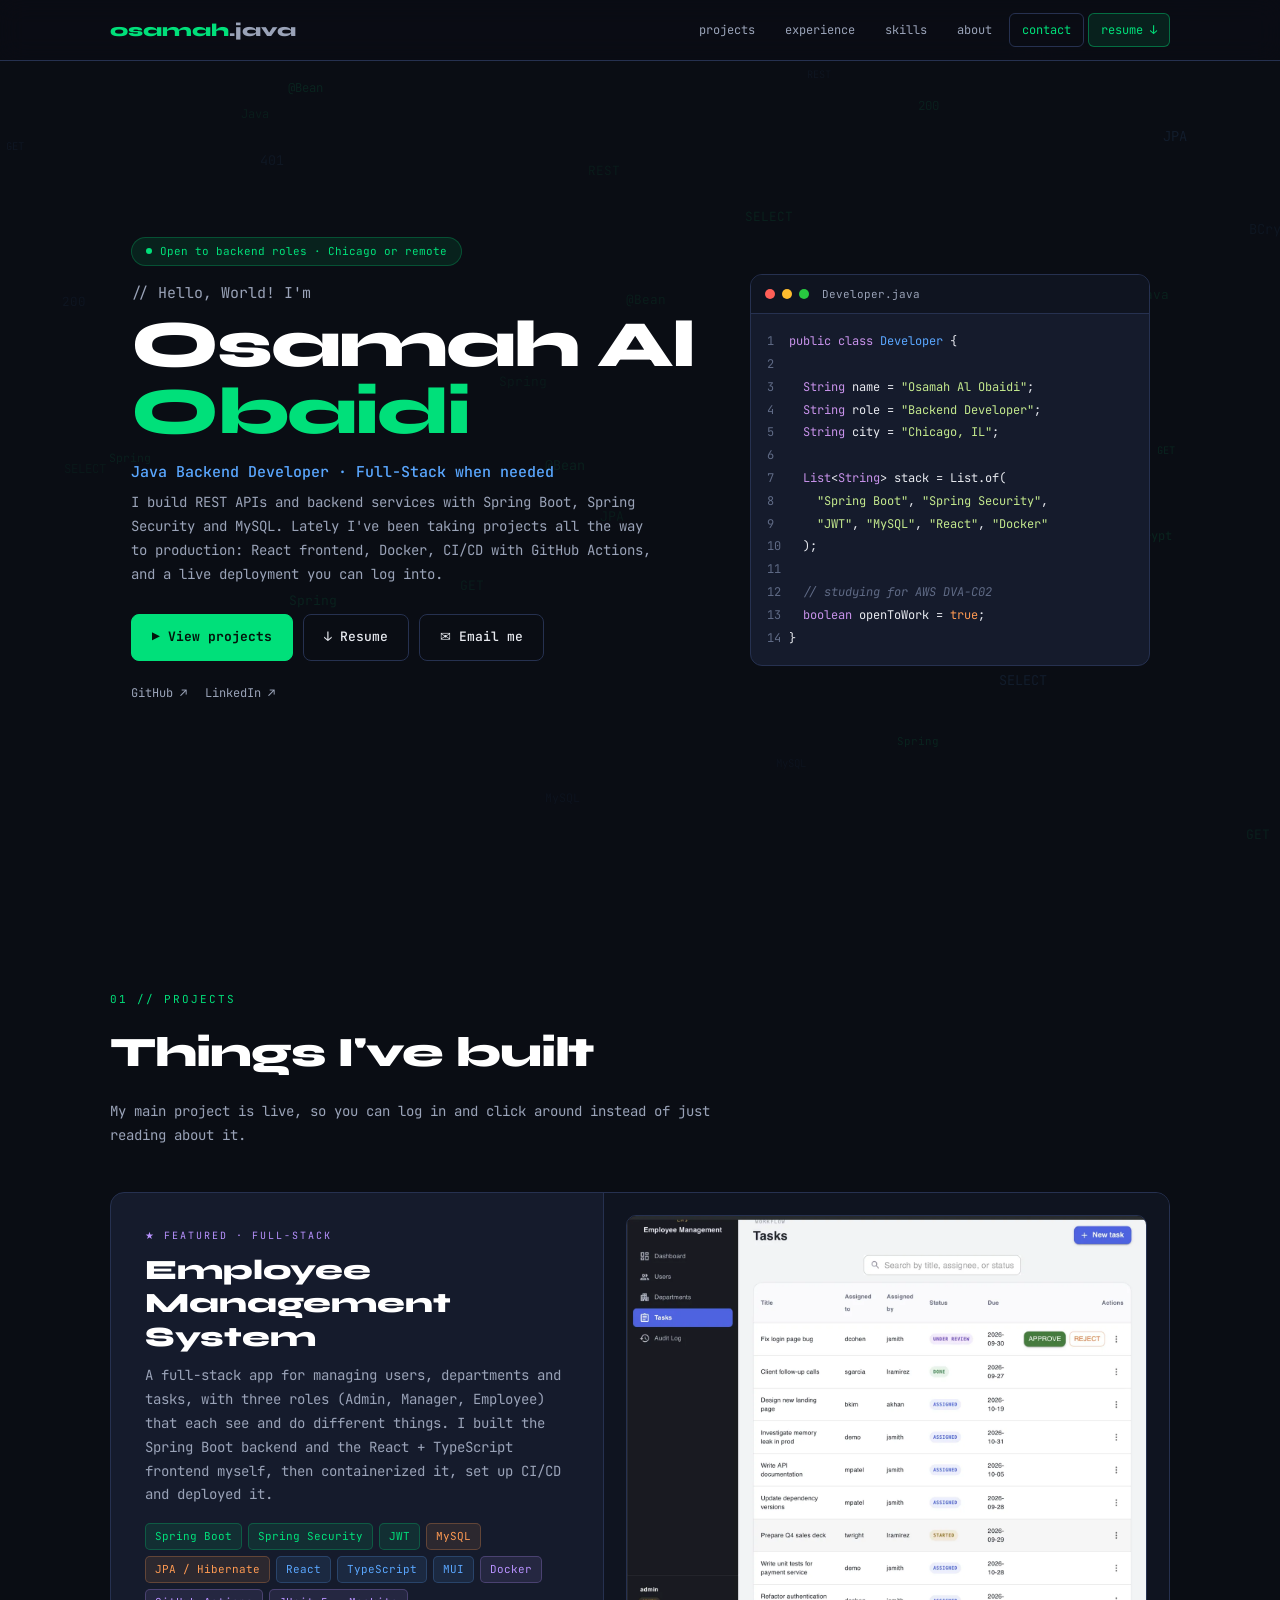
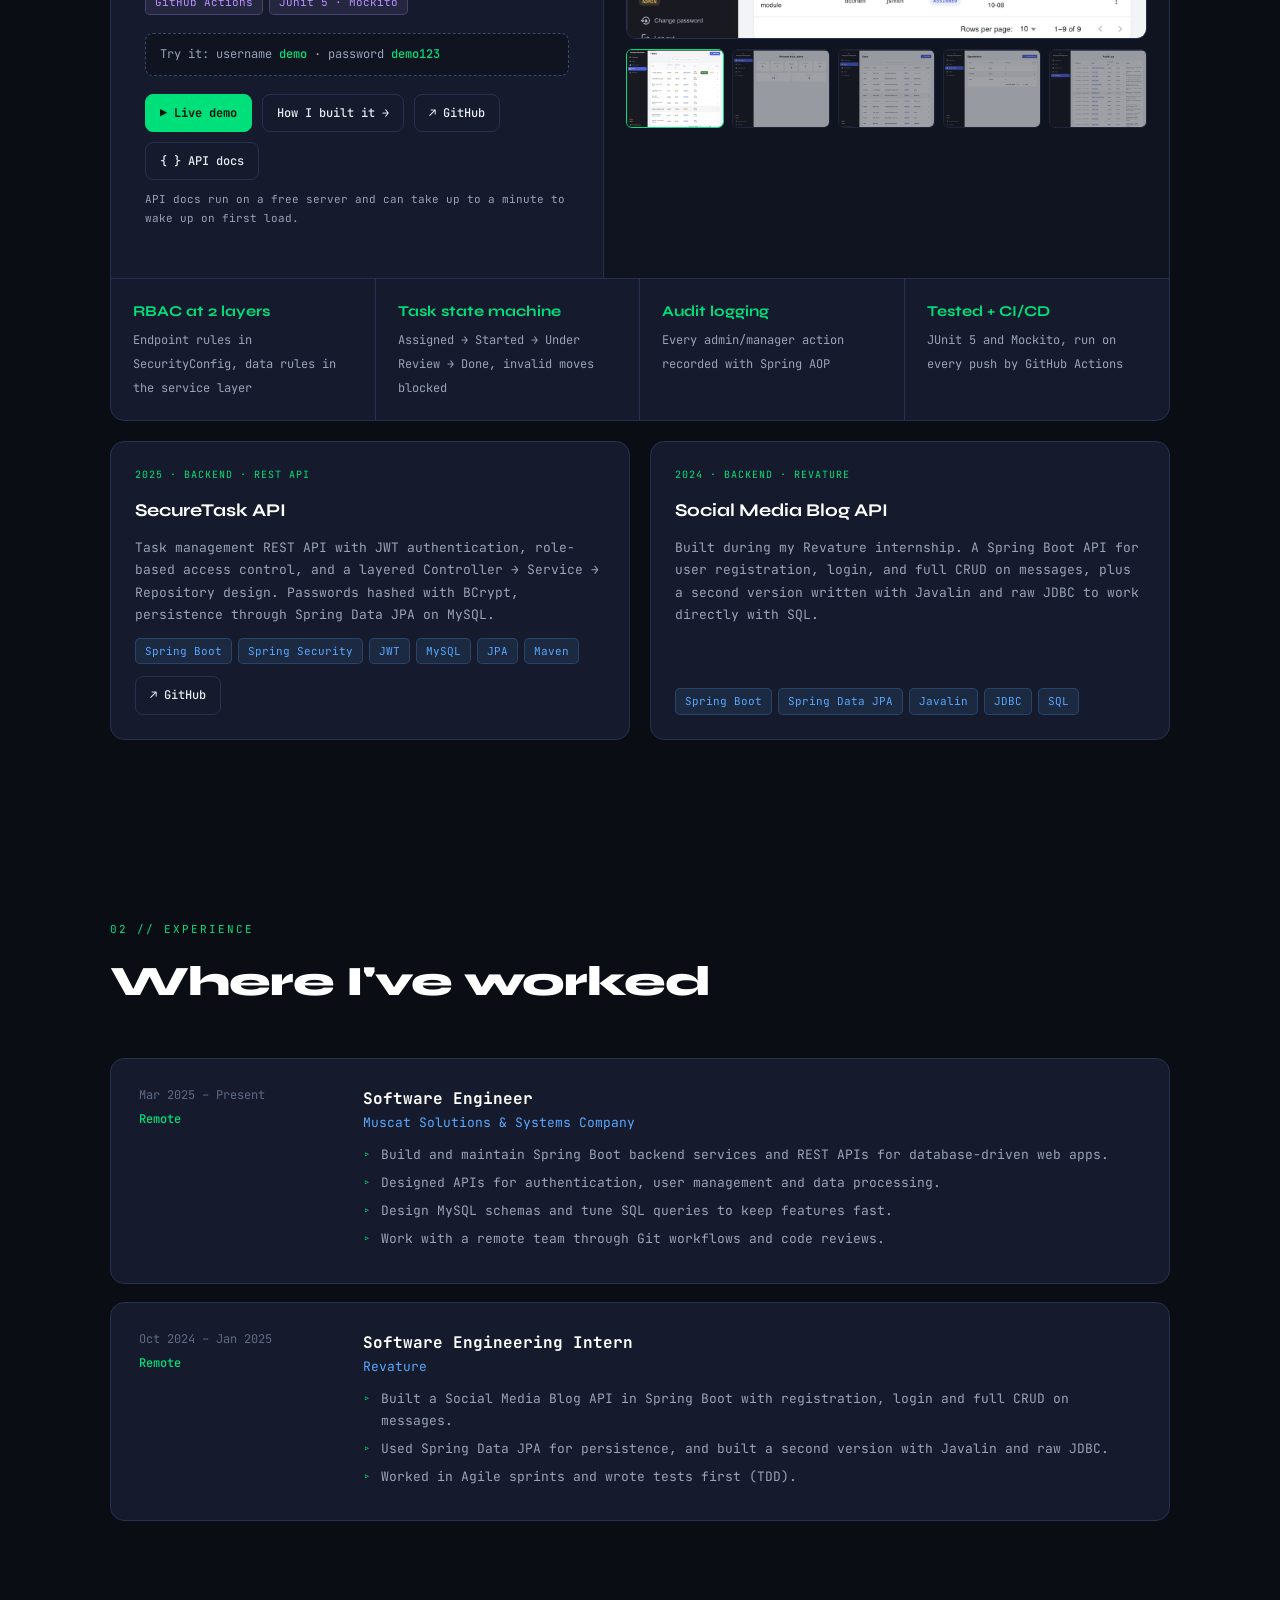
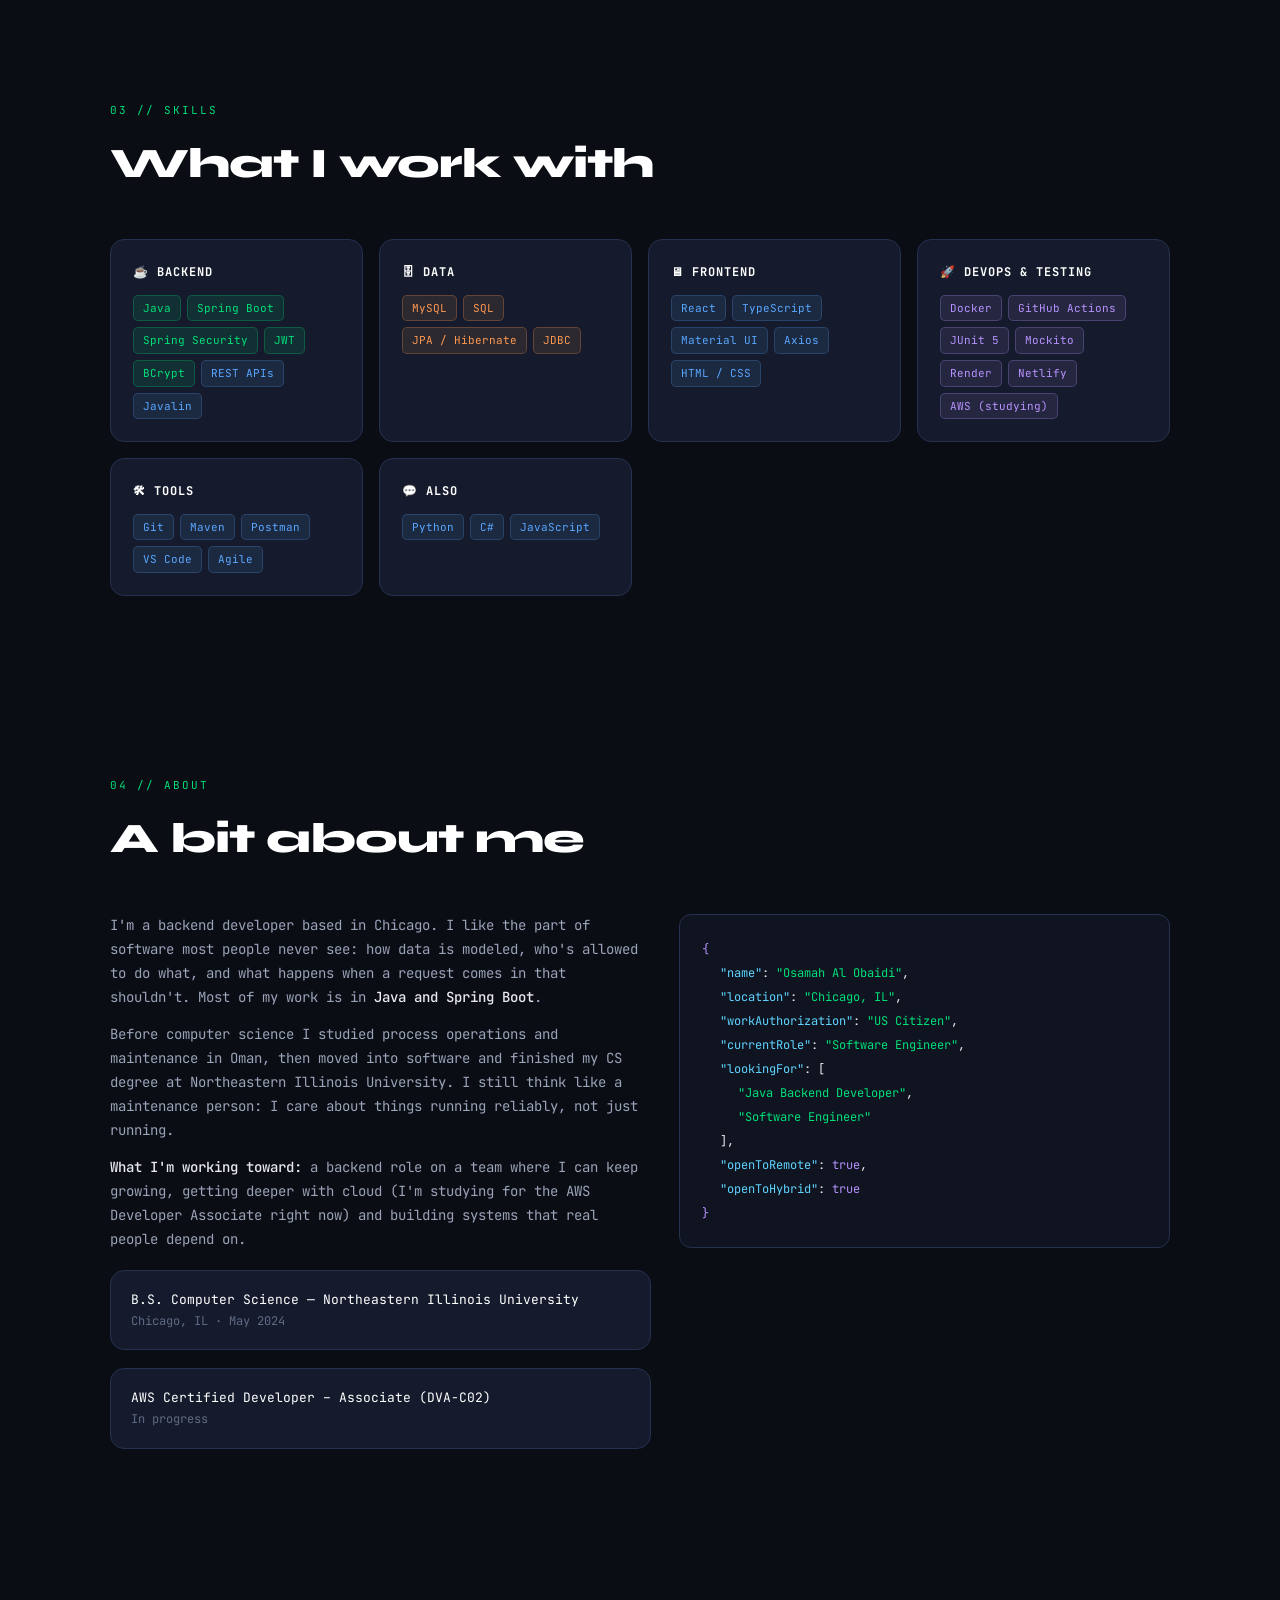
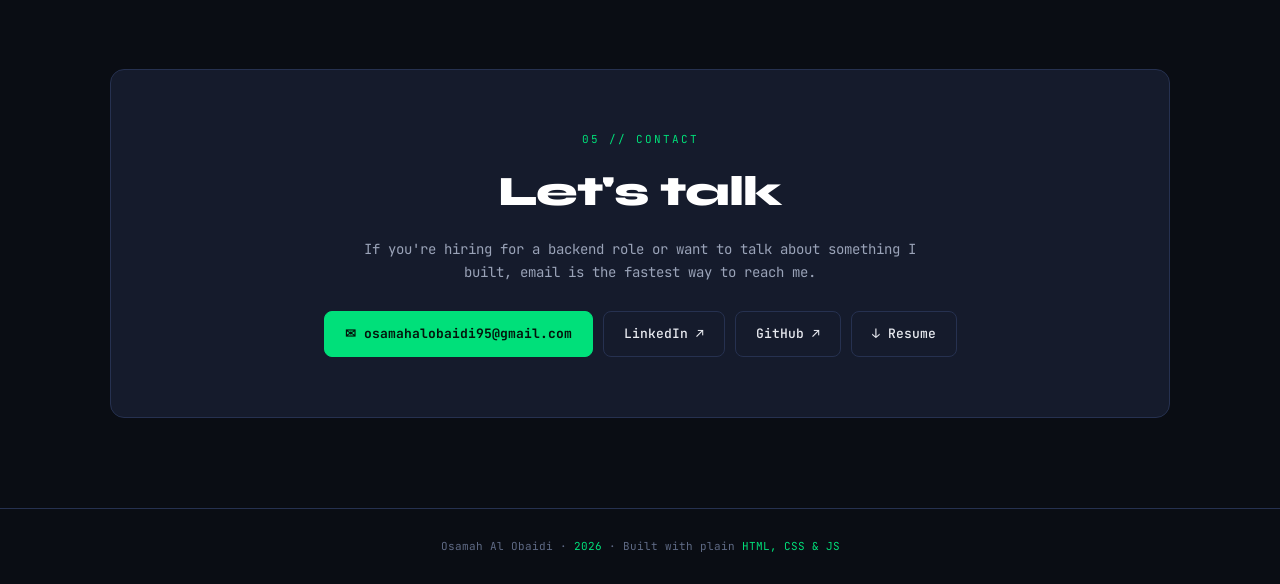
<file: index.html>
<!DOCTYPE html>
<html lang="en">
<head>
<meta charset="UTF-8">
<meta name="viewport" content="width=device-width, initial-scale=1.0">
<title>Osamah Al Obaidi – Java Backend Developer</title>
<meta name="description" content="Java backend developer in Chicago building secure REST APIs with Spring Boot, Spring Security, JWT and MySQL. See my projects, experience and live demos.">
<meta property="og:title" content="Osamah Al Obaidi – Java Backend Developer">
<meta property="og:description" content="Spring Boot, Spring Security, JWT, MySQL, React. Projects, experience and live demos.">
<meta property="og:image" content="assets/images/ems-dashboard.webp">
<meta property="og:type" content="website">
<link rel="icon" href="assets/favicon.svg" type="image/svg+xml">
<link rel="preconnect" href="https://fonts.googleapis.com">
<link rel="preconnect" href="https://fonts.gstatic.com" crossorigin>
<link href="https://fonts.googleapis.com/css2?family=JetBrains+Mono:wght@400;500;700&family=Syne:wght@700;800&display=swap" rel="stylesheet">
<link rel="stylesheet" href="css/style.css">
</head>
<body>

<canvas id="bg-canvas" aria-hidden="true"></canvas>

<nav aria-label="Main">
  <div class="nav-inner">
    <a href="#top" class="logo">osamah<span>.java</span></a>
    <div class="nav-links">
      <a href="#projects">projects</a>
      <a href="#experience">experience</a>
      <a href="#skills">skills</a>
      <a href="#about">about</a>
      <a href="#contact">contact</a>
      <a href="assets/resume.pdf" class="nav-resume" target="_blank" rel="noopener">resume ↓</a>
    </div>
  </div>
</nav>

<main id="top">

<!-- ================= HERO ================= -->
<section class="hero">
  <div class="wrap hero-grid">
    <div>
      <div class="badge">Open to backend roles · Chicago or remote</div>
      <h1>
        <span class="hi">// Hello, World! I'm</span>
        Osamah Al<br><span class="accent">Obaidi</span>
      </h1>
      <p class="role">Java Backend Developer · Full-Stack when needed</p>
      <p class="lead">
        I build REST APIs and backend services with Spring Boot, Spring Security and MySQL.
        Lately I've been taking projects all the way to production: React frontend, Docker,
        CI/CD with GitHub Actions, and a live deployment you can log into.
      </p>
      <div class="cta">
        <a href="#projects" class="btn primary">▶ View projects</a>
        <a href="assets/resume.pdf" class="btn" target="_blank" rel="noopener">↓ Resume</a>
        <a href="mailto:osamahalobaidi95@gmail.com" class="btn">✉ Email me</a>
      </div>
      <div class="socials">
        <a href="https://github.com/Alobaidi95" target="_blank" rel="noopener">GitHub ↗</a>
        <a href="https://www.linkedin.com/in/osamah-al-obaidi95/" target="_blank" rel="noopener">LinkedIn ↗</a>
      </div>
    </div>

    <div class="ide" aria-hidden="true">
      <div class="ide-bar"><span class="dot r"></span><span class="dot y"></span><span class="dot g"></span><span class="ide-file">Developer.java</span></div>
<pre><span class="ln">1</span><span class="k">public class</span> <span class="n">Developer</span> {
<span class="ln">2</span>
<span class="ln">3</span>  <span class="k">String</span> name = <span class="s">"Osamah Al Obaidi"</span>;
<span class="ln">4</span>  <span class="k">String</span> role = <span class="s">"Backend Developer"</span>;
<span class="ln">5</span>  <span class="k">String</span> city = <span class="s">"Chicago, IL"</span>;
<span class="ln">6</span>
<span class="ln">7</span>  <span class="k">List</span>&lt;<span class="k">String</span>&gt; stack = List.of(
<span class="ln">8</span>    <span class="s">"Spring Boot"</span>, <span class="s">"Spring Security"</span>,
<span class="ln">9</span>    <span class="s">"JWT"</span>, <span class="s">"MySQL"</span>, <span class="s">"React"</span>, <span class="s">"Docker"</span>
<span class="ln">10</span>  );
<span class="ln">11</span>
<span class="ln">12</span>  <span class="c">// studying for AWS DVA-C02</span>
<span class="ln">13</span>  <span class="k">boolean</span> openToWork = <span class="v">true</span>;
<span class="ln">14</span>}</pre>
    </div>
  </div>
</section>

<!-- ================= PROJECTS ================= -->
<section id="projects">
  <div class="wrap">
    <div class="label">01 // Projects</div>
    <h2>Things I've built</h2>
    <p class="sub">My main project is live, so you can log in and click around instead of just reading about it.</p>

    <article class="card featured reveal">
      <div class="featured-grid">
        <div class="featured-info">
          <div class="tag-feat">★ Featured · Full-stack</div>
          <h3>Employee Management System</h3>
          <p>
            A full-stack app for managing users, departments and tasks, with three roles
            (Admin, Manager, Employee) that each see and do different things. I built the
            Spring Boot backend and the React + TypeScript frontend myself, then containerized it,
            set up CI/CD and deployed it.
          </p>
          <div class="pills">
            <span class="pill g">Spring Boot</span><span class="pill g">Spring Security</span><span class="pill g">JWT</span>
            <span class="pill o">MySQL</span><span class="pill o">JPA / Hibernate</span>
            <span class="pill">React</span><span class="pill">TypeScript</span><span class="pill">MUI</span>
            <span class="pill p">Docker</span><span class="pill p">GitHub Actions</span><span class="pill p">JUnit 5 · Mockito</span>
          </div>
          <div class="demo-creds">Try it: username <b>demo</b> · password <b>demo123</b></div>
          <div class="actions">
            <a class="btn primary sm" href="https://ems-portall.netlify.app" target="_blank" rel="noopener">▶ Live demo</a>
            <a class="btn sm" href="projects/ems.html">How I built it →</a>
            <a class="btn sm" href="https://github.com/Alobaidi95/employee-management-system" target="_blank" rel="noopener">↗ GitHub</a>
            <a class="btn sm" href="https://employee-management-system-qsii.onrender.com/swagger-ui/index.html" target="_blank" rel="noopener">{ } API docs</a>
          </div>
          <p class="note">API docs run on a free server and can take up to a minute to wake up on first load.</p>
        </div>

        <div class="featured-shot">
          <div class="shot-main">
            <img id="shot-main" src="assets/images/ems-tasks.webp" alt="EMS tasks page with status badges and approve/reject actions" width="1400" height="1140">
          </div>
          <div class="thumbs" aria-label="EMS screenshots">
            <button class="on" data-src="assets/images/ems-tasks.webp"><img src="assets/images/ems-tasks.webp" alt="Tasks page" loading="lazy"></button>
            <button data-src="assets/images/ems-dashboard.webp"><img src="assets/images/ems-dashboard.webp" alt="Admin dashboard with task stats" loading="lazy"></button>
            <button data-src="assets/images/ems-users.webp"><img src="assets/images/ems-users.webp" alt="Users directory with roles and departments" loading="lazy"></button>
            <button data-src="assets/images/ems-departments.webp"><img src="assets/images/ems-departments.webp" alt="Departments page" loading="lazy"></button>
            <button data-src="assets/images/ems-audit-log.webp"><img src="assets/images/ems-audit-log.webp" alt="Audit log of admin and manager actions" loading="lazy"></button>
          </div>
        </div>
      </div>

      <div class="highlights">
        <div class="hl"><b>RBAC at 2 layers</b><span>Endpoint rules in SecurityConfig, data rules in the service layer</span></div>
        <div class="hl"><b>Task state machine</b><span>Assigned → Started → Under Review → Done, invalid moves blocked</span></div>
        <div class="hl"><b>Audit logging</b><span>Every admin/manager action recorded with Spring AOP</span></div>
        <div class="hl"><b>Tested + CI/CD</b><span>JUnit 5 and Mockito, run on every push by GitHub Actions</span></div>
      </div>
    </article>

    <div class="projects-grid" id="projects-grid"></div>
  </div>
</section>

<!-- ================= EXPERIENCE ================= -->
<section id="experience">
  <div class="wrap">
    <div class="label">02 // Experience</div>
    <h2>Where I've worked</h2>

    <div class="timeline">
      <article class="card job reveal">
        <div class="when">Mar 2025 – Present<b>Remote</b></div>
        <div>
          <h3>Software Engineer</h3>
          <div class="org">Muscat Solutions &amp; Systems Company</div>
          <ul>
            <li>Build and maintain Spring Boot backend services and REST APIs for database-driven web apps.</li>
            <li>Designed APIs for authentication, user management and data processing.</li>
            <li>Design MySQL schemas and tune SQL queries to keep features fast.</li>
            <li>Work with a remote team through Git workflows and code reviews.</li>
          </ul>
        </div>
      </article>

      <article class="card job reveal">
        <div class="when">Oct 2024 – Jan 2025<b>Remote</b></div>
        <div>
          <h3>Software Engineering Intern</h3>
          <div class="org">Revature</div>
          <ul>
            <li>Built a Social Media Blog API in Spring Boot with registration, login and full CRUD on messages.</li>
            <li>Used Spring Data JPA for persistence, and built a second version with Javalin and raw JDBC.</li>
            <li>Worked in Agile sprints and wrote tests first (TDD).</li>
          </ul>
        </div>
      </article>
    </div>
  </div>
</section>

<!-- ================= SKILLS ================= -->
<section id="skills">
  <div class="wrap">
    <div class="label">03 // Skills</div>
    <h2>What I work with</h2>
    <div class="skills-grid">
      <div class="card skill reveal">
        <h3>☕ Backend</h3>
        <div class="pills"><span class="pill g">Java</span><span class="pill g">Spring Boot</span><span class="pill g">Spring Security</span><span class="pill g">JWT</span><span class="pill g">BCrypt</span><span class="pill">REST APIs</span><span class="pill">Javalin</span></div>
      </div>
      <div class="card skill reveal">
        <h3>🗄 Data</h3>
        <div class="pills"><span class="pill o">MySQL</span><span class="pill o">SQL</span><span class="pill o">JPA / Hibernate</span><span class="pill o">JDBC</span></div>
      </div>
      <div class="card skill reveal">
        <h3>🖥 Frontend</h3>
        <div class="pills"><span class="pill">React</span><span class="pill">TypeScript</span><span class="pill">Material UI</span><span class="pill">Axios</span><span class="pill">HTML / CSS</span></div>
      </div>
      <div class="card skill reveal">
        <h3>🚀 DevOps &amp; Testing</h3>
        <div class="pills"><span class="pill p">Docker</span><span class="pill p">GitHub Actions</span><span class="pill p">JUnit 5</span><span class="pill p">Mockito</span><span class="pill p">Render</span><span class="pill p">Netlify</span><span class="pill p">AWS (studying)</span></div>
      </div>
      <div class="card skill reveal">
        <h3>🛠 Tools</h3>
        <div class="pills"><span class="pill">Git</span><span class="pill">Maven</span><span class="pill">Postman</span><span class="pill">VS Code</span><span class="pill">Agile</span></div>
      </div>
      <div class="card skill reveal">
        <h3>💬 Also</h3>
        <div class="pills"><span class="pill">Python</span><span class="pill">C#</span><span class="pill">JavaScript</span></div>
      </div>
    </div>
  </div>
</section>

<!-- ================= ABOUT ================= -->
<section id="about">
  <div class="wrap">
    <div class="label">04 // About</div>
    <h2>A bit about me</h2>
    <div class="about-grid">
      <div class="about-text reveal">
        <p>
          I'm a backend developer based in Chicago. I like the part of software most people never see:
          how data is modeled, who's allowed to do what, and what happens when a request comes in that
          shouldn't. Most of my work is in <strong>Java and Spring Boot</strong>.
        </p>
        <p>
          Before computer science I studied process operations and maintenance in Oman, then moved
          into software and finished my CS degree at Northeastern Illinois University. I still think
          like a maintenance person: I care about things running reliably, not just running.
        </p>
        <p>
          <strong>What I'm working toward:</strong> a backend role on a team where I can keep growing,
          getting deeper with cloud (I'm studying for the AWS Developer Associate right now) and building
          systems that real people depend on.
        </p>
        <div class="card edu">
          <div>B.S. Computer Science — Northeastern Illinois University</div>
          <small>Chicago, IL · May 2024</small>
        </div>
        <div class="card edu">
          <div>AWS Certified Developer – Associate (DVA-C02)</div>
          <small>In progress</small>
        </div>
      </div>

      <div class="json reveal" aria-label="Quick facts">
        <div class="jb">{</div>
        <div class="in"><span class="jk">"name"</span>: <span class="js">"Osamah Al Obaidi"</span>,</div>
        <div class="in"><span class="jk">"location"</span>: <span class="js">"Chicago, IL"</span>,</div>
        <div class="in"><span class="jk">"workAuthorization"</span>: <span class="js">"US Citizen"</span>,</div>
        <div class="in"><span class="jk">"currentRole"</span>: <span class="js">"Software Engineer"</span>,</div>
        <div class="in"><span class="jk">"lookingFor"</span>: [</div>
        <div class="in2"><span class="js">"Java Backend Developer"</span>,</div>
        <div class="in2"><span class="js">"Software Engineer"</span></div>
        <div class="in">],</div>
        <div class="in"><span class="jk">"openToRemote"</span>: <span class="jb">true</span>,</div>
        <div class="in"><span class="jk">"openToHybrid"</span>: <span class="jb">true</span></div>
        <div class="jb">}</div>
      </div>
    </div>
  </div>
</section>

<!-- ================= CONTACT ================= -->
<section id="contact">
  <div class="wrap">
    <div class="card contact reveal">
      <div class="label">05 // Contact</div>
      <h2>Let's talk</h2>
      <p class="sub">If you're hiring for a backend role or want to talk about something I built, email is the fastest way to reach me.</p>
      <div class="cta">
        <a href="mailto:osamahalobaidi95@gmail.com" class="btn primary">✉ osamahalobaidi95@gmail.com</a>
        <a href="https://www.linkedin.com/in/osamah-al-obaidi95/" class="btn" target="_blank" rel="noopener">LinkedIn ↗</a>
        <a href="https://github.com/Alobaidi95" class="btn" target="_blank" rel="noopener">GitHub ↗</a>
        <a href="assets/resume.pdf" class="btn" target="_blank" rel="noopener">↓ Resume</a>
      </div>
    </div>
  </div>
</section>

</main>

<footer>
  <div class="wrap">Osamah Al Obaidi · <span class="year">2026</span> · Built with plain <span>HTML, CSS &amp; JS</span></div>
</footer>

<script src="js/projects.js"></script>
<script src="js/main.js"></script>
<script data-goatcounter="https://osamah.goatcounter.com/count"
        async src="//gc.zgo.at/count.js"></script>
</body>
</html>
</file>
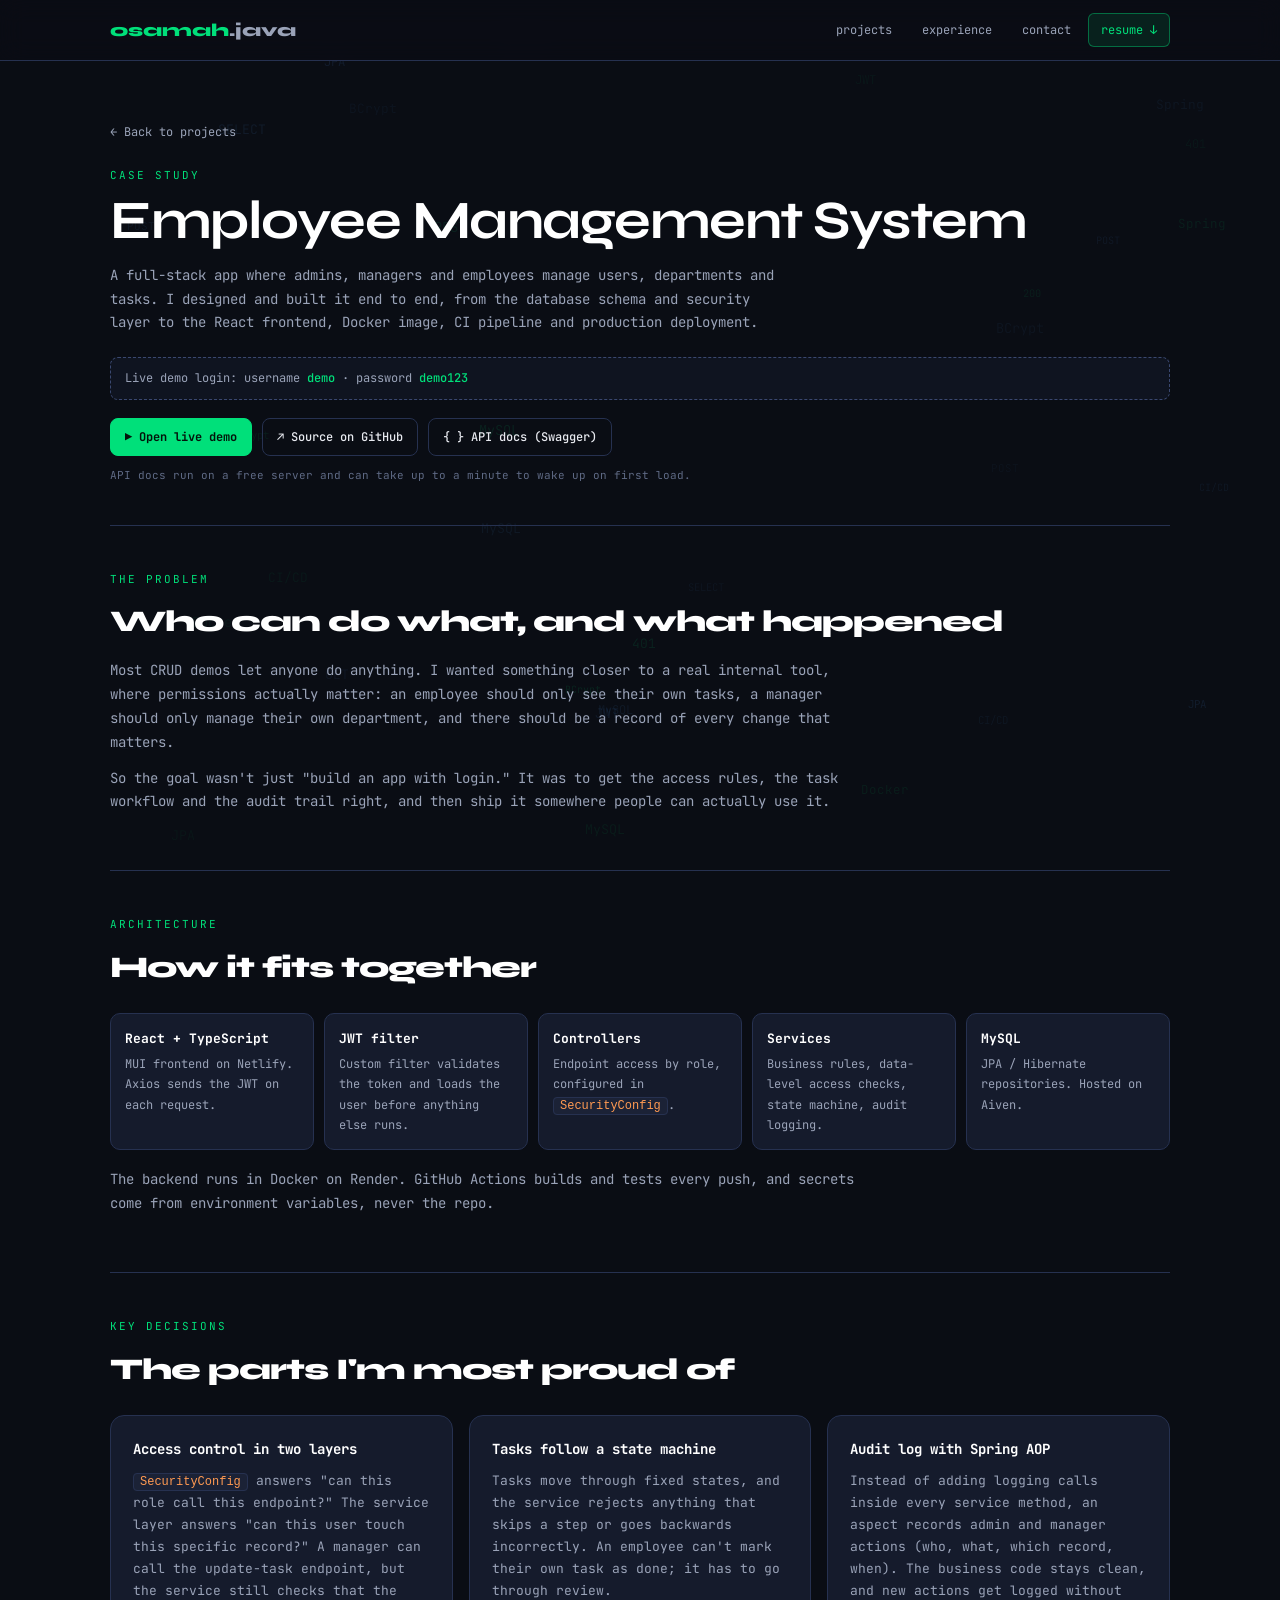
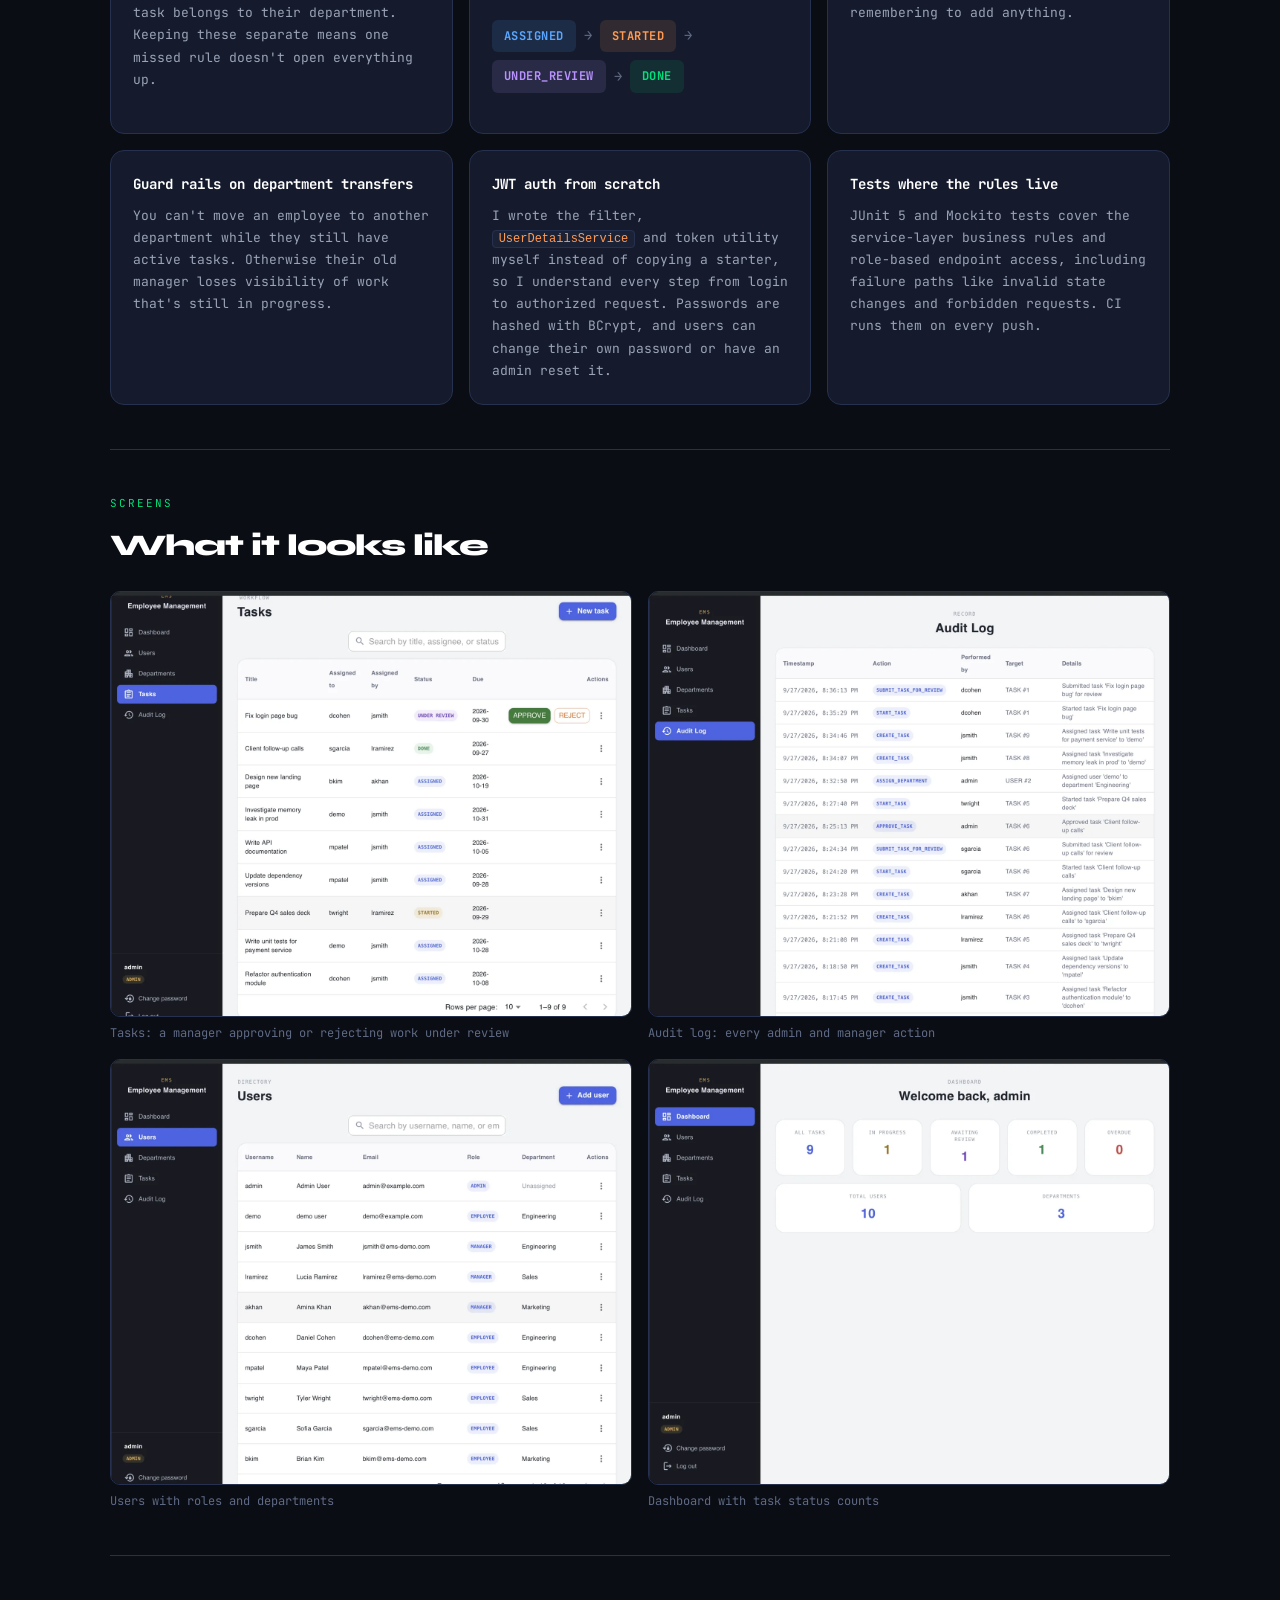
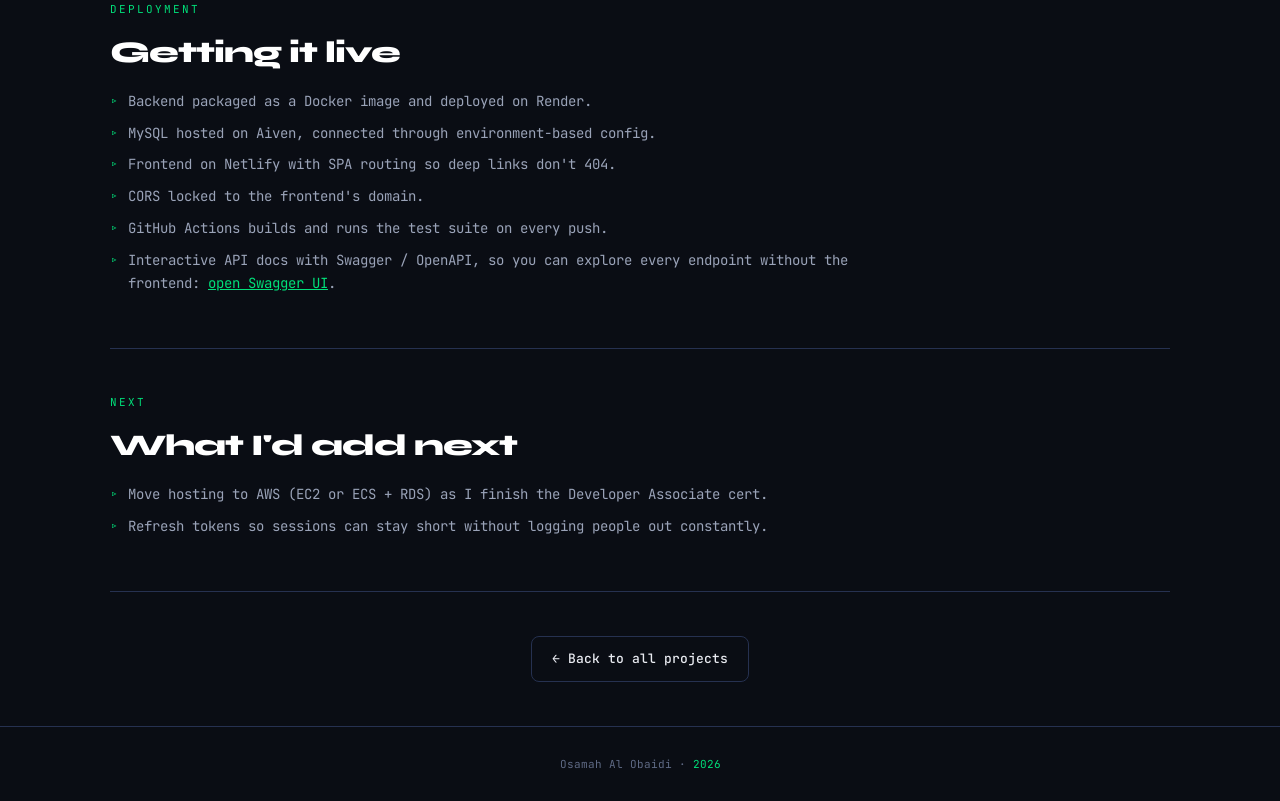
<file: projects/ems.html>
<!DOCTYPE html>
<html lang="en">
<head>
<meta charset="UTF-8">
<meta name="viewport" content="width=device-width, initial-scale=1.0">
<title>Employee Management System – Osamah Al Obaidi</title>
<meta name="description" content="How I designed and built a full-stack employee management system with Spring Boot, Spring Security, JWT, MySQL and React, then deployed it with Docker and GitHub Actions.">
<meta property="og:title" content="Employee Management System – case study">
<meta property="og:image" content="../assets/images/ems-tasks.webp">
<link rel="icon" href="../assets/favicon.svg" type="image/svg+xml">
<link rel="preconnect" href="https://fonts.googleapis.com">
<link rel="preconnect" href="https://fonts.gstatic.com" crossorigin>
<link href="https://fonts.googleapis.com/css2?family=JetBrains+Mono:wght@400;500;700&family=Syne:wght@700;800&display=swap" rel="stylesheet">
<link rel="stylesheet" href="../css/style.css">
</head>
<body>

<canvas id="bg-canvas" aria-hidden="true"></canvas>

<nav aria-label="Main">
  <div class="nav-inner">
    <a href="../index.html" class="logo">osamah<span>.java</span></a>
    <div class="nav-links">
      <a href="../index.html#projects">projects</a>
      <a href="../index.html#experience">experience</a>
      <a href="../index.html#contact">contact</a>
      <a href="../assets/resume.pdf" class="nav-resume" target="_blank" rel="noopener">resume ↓</a>
    </div>
  </div>
</nav>

<main>
<div class="wrap">

  <header class="cs-hero">
    <a href="../index.html#projects" class="back">← Back to projects</a>
    <div class="label">Case study</div>
    <h1>Employee Management System</h1>
    <p class="lead">
      A full-stack app where admins, managers and employees manage users, departments and tasks.
      I designed and built it end to end, from the database schema and security layer to the React
      frontend, Docker image, CI pipeline and production deployment.
    </p>
    <div class="demo-creds">Live demo login: username <b>demo</b> · password <b>demo123</b></div>
    <div class="actions">
      <a class="btn primary sm" href="https://ems-portall.netlify.app" target="_blank" rel="noopener">▶ Open live demo</a>
      <a class="btn sm" href="https://github.com/Alobaidi95/employee-management-system" target="_blank" rel="noopener">↗ Source on GitHub</a>
      <a class="btn sm" href="https://employee-management-system-qsii.onrender.com/swagger-ui/index.html" target="_blank" rel="noopener">{ } API docs (Swagger)</a>
    </div>
    <p class="note">API docs run on a free server and can take up to a minute to wake up on first load.</p>
  </header>

  <section class="cs-section reveal">
    <div class="label">The problem</div>
    <h2>Who can do what, and what happened</h2>
    <p>
      Most CRUD demos let anyone do anything. I wanted something closer to a real internal tool, where
      permissions actually matter: an employee should only see their own tasks, a manager should only
      manage their own department, and there should be a record of every change that matters.
    </p>
    <p>
      So the goal wasn't just "build an app with login." It was to get the access rules, the task
      workflow and the audit trail right, and then ship it somewhere people can actually use it.
    </p>
  </section>

  <section class="cs-section reveal">
    <div class="label">Architecture</div>
    <h2>How it fits together</h2>
    <div class="arch">
      <div><b>React + TypeScript</b>MUI frontend on Netlify. Axios sends the JWT on each request.</div>
      <div><b>JWT filter</b>Custom filter validates the token and loads the user before anything else runs.</div>
      <div><b>Controllers</b>Endpoint access by role, configured in <code>SecurityConfig</code>.</div>
      <div><b>Services</b>Business rules, data-level access checks, state machine, audit logging.</div>
      <div><b>MySQL</b>JPA / Hibernate repositories. Hosted on Aiven.</div>
    </div>
    <p style="margin-top:18px">
      The backend runs in Docker on Render. GitHub Actions builds and tests every push, and secrets
      come from environment variables, never the repo.
    </p>
  </section>

  <section class="cs-section reveal">
    <div class="label">Key decisions</div>
    <h2>The parts I'm most proud of</h2>
    <div class="decisions">
      <div class="card decision">
        <h3>Access control in two layers</h3>
        <p>
          <code>SecurityConfig</code> answers "can this role call this endpoint?" The service layer answers
          "can this user touch this specific record?" A manager can call the update-task endpoint, but the
          service still checks that the task belongs to their department. Keeping these separate means one
          missed rule doesn't open everything up.
        </p>
      </div>
      <div class="card decision">
        <h3>Tasks follow a state machine</h3>
        <p>
          Tasks move through fixed states, and the service rejects anything that skips a step or goes
          backwards incorrectly. An employee can't mark their own task as done; it has to go through review.
        </p>
        <div class="states">
          <span class="state st-a">ASSIGNED</span><i>→</i>
          <span class="state st-s">STARTED</span><i>→</i>
          <span class="state st-r">UNDER_REVIEW</span><i>→</i>
          <span class="state st-d">DONE</span>
        </div>
      </div>
      <div class="card decision">
        <h3>Audit log with Spring AOP</h3>
        <p>
          Instead of adding logging calls inside every service method, an aspect records admin and manager
          actions (who, what, which record, when). The business code stays clean, and new actions get
          logged without remembering to add anything.
        </p>
      </div>
      <div class="card decision">
        <h3>Guard rails on department transfers</h3>
        <p>
          You can't move an employee to another department while they still have active tasks. Otherwise their
          old manager loses visibility of work that's still in progress.
        </p>
      </div>
      <div class="card decision">
        <h3>JWT auth from scratch</h3>
        <p>
          I wrote the filter, <code>UserDetailsService</code> and token utility myself instead of copying a
          starter, so I understand every step from login to authorized request. Passwords are hashed with BCrypt,
          and users can change their own password or have an admin reset it.
        </p>
      </div>
      <div class="card decision">
        <h3>Tests where the rules live</h3>
        <p>
          JUnit 5 and Mockito tests cover the service-layer business rules and role-based endpoint access,
          including failure paths like invalid state changes and forbidden requests. CI runs them on every push.
        </p>
      </div>
    </div>
  </section>

  <section class="cs-section reveal">
    <div class="label">Screens</div>
    <h2>What it looks like</h2>
    <div class="gallery">
      <figure><img src="../assets/images/ems-tasks.webp" alt="Tasks page with status badges and approve/reject buttons" loading="lazy" width="1400" height="1140"><figcaption>Tasks: a manager approving or rejecting work under review</figcaption></figure>
      <figure><img src="../assets/images/ems-audit-log.webp" alt="Audit log table" loading="lazy" width="1400" height="1140"><figcaption>Audit log: every admin and manager action</figcaption></figure>
      <figure><img src="../assets/images/ems-users.webp" alt="Users directory" loading="lazy" width="1400" height="1140"><figcaption>Users with roles and departments</figcaption></figure>
      <figure><img src="../assets/images/ems-dashboard.webp" alt="Admin dashboard" loading="lazy" width="1400" height="1140"><figcaption>Dashboard with task status counts</figcaption></figure>
    </div>
  </section>

  <section class="cs-section reveal">
    <div class="label">Deployment</div>
    <h2>Getting it live</h2>
    <ul class="cs-list">
      <li>Backend packaged as a Docker image and deployed on Render.</li>
      <li>MySQL hosted on Aiven, connected through environment-based config.</li>
      <li>Frontend on Netlify with SPA routing so deep links don't 404.</li>
      <li>CORS locked to the frontend's domain.</li>
      <li>GitHub Actions builds and runs the test suite on every push.</li>
      <li>Interactive API docs with Swagger / OpenAPI, so you can explore every endpoint without the frontend: <a href="https://employee-management-system-qsii.onrender.com/swagger-ui/index.html" target="_blank" rel="noopener">open Swagger UI</a>.</li>
    </ul>
  </section>

  <section class="cs-section reveal">
    <div class="label">Next</div>
    <h2>What I'd add next</h2>
    <ul class="cs-list">
      <li>Move hosting to AWS (EC2 or ECS + RDS) as I finish the Developer Associate cert.</li>
      <li>Refresh tokens so sessions can stay short without logging people out constantly.</li>
    </ul>
  </section>

  <section class="cs-section" style="text-align:center">
    <a href="../index.html#projects" class="btn">← Back to all projects</a>
  </section>

</div>
</main>

<footer>
  <div class="wrap">Osamah Al Obaidi · <span class="year">2026</span></div>
</footer>

<script src="../js/main.js"></script>
<script data-goatcounter="https://osamah.goatcounter.com/count"
        async src="//gc.zgo.at/count.js"></script>
</body>
</html>
</file>
<file: css/style.css>
/* ============ Tokens ============ */
:root{
  --bg:#0a0d14; --bg2:#0f1420; --surface:#151b2c; --surface2:#1b2236;
  --border:#263150; --border2:#3a4870;
  --green:#00e07a; --green-soft:rgba(0,224,122,.1);
  --blue:#5aa7ff; --orange:#ff9a52; --purple:#b892ff;
  --text:#e8eaf0; --text2:#9aa3b8; --text3:#5f6a85;
  --radius:14px;
  --mono:'JetBrains Mono',ui-monospace,monospace;
  --display:'Syne',system-ui,sans-serif;
}
*{margin:0;padding:0;box-sizing:border-box}
html{scroll-behavior:smooth;scroll-padding-top:72px}
body{background:var(--bg);color:var(--text);font-family:var(--mono);font-size:14px;line-height:1.7;overflow-x:hidden}
img{max-width:100%;height:auto;display:block}
a{color:inherit}
:focus-visible{outline:2px solid var(--green);outline-offset:3px;border-radius:4px}

#bg-canvas{position:fixed;inset:0;width:100%;height:100%;z-index:0;pointer-events:none}
.wrap{position:relative;z-index:2;max-width:1100px;margin:0 auto;padding:0 20px}
main,footer{position:relative;z-index:2}

/* ============ Nav ============ */
nav{position:fixed;top:0;left:0;right:0;z-index:100;background:rgba(10,13,20,.9);backdrop-filter:blur(12px);border-bottom:1px solid var(--border)}
.nav-inner{max-width:1100px;margin:0 auto;padding:0 20px;display:flex;align-items:center;justify-content:space-between;height:60px}
.logo{font-family:var(--display);font-size:18px;font-weight:800;color:var(--green);text-decoration:none}
.logo span{color:var(--text2)}
.nav-links{display:flex;gap:4px;align-items:center}
.nav-links a{color:var(--text2);text-decoration:none;font-size:12px;padding:6px 12px;border-radius:6px;border:1px solid transparent;transition:.2s}
.nav-links a:hover,.nav-links a.active{color:var(--green);border-color:var(--border)}
.nav-links a.nav-resume{color:var(--green);border-color:rgba(0,224,122,.4);background:var(--green-soft)}

/* ============ Buttons / pills ============ */
.btn{display:inline-flex;align-items:center;gap:8px;padding:11px 20px;border-radius:8px;font-family:var(--mono);font-size:13px;font-weight:500;text-decoration:none;border:1px solid var(--border);color:var(--text);background:transparent;transition:.2s;cursor:pointer}
.btn:hover{border-color:var(--blue);color:var(--blue)}
.btn.primary{background:var(--green);border-color:var(--green);color:#03140b;font-weight:700}
.btn.primary:hover{background:#00c46b;color:#03140b}
.btn.sm{padding:8px 14px;font-size:12px}
.pills{display:flex;flex-wrap:wrap;gap:6px}
.pill{font-size:11px;padding:3px 9px;border-radius:5px;background:rgba(90,167,255,.1);border:1px solid rgba(90,167,255,.22);color:var(--blue)}
.pill.g{background:var(--green-soft);border-color:rgba(0,224,122,.25);color:var(--green)}
.pill.o{background:rgba(255,154,82,.1);border-color:rgba(255,154,82,.25);color:var(--orange)}
.pill.p{background:rgba(184,146,255,.1);border-color:rgba(184,146,255,.25);color:var(--purple)}

/* ============ Hero ============ */
.hero{min-height:100vh;display:flex;align-items:center;padding:100px 0 60px}
.hero-grid{display:grid;grid-template-columns:minmax(0,1fr) minmax(0,400px);gap:56px;align-items:center}
.badge{display:inline-flex;align-items:center;gap:8px;background:var(--green-soft);border:1px solid rgba(0,224,122,.25);border-radius:20px;padding:4px 14px;font-size:11px;color:var(--green);margin-bottom:20px}
.badge::before{content:'';width:6px;height:6px;border-radius:50%;background:var(--green);animation:pulse 2s infinite}
@keyframes pulse{50%{opacity:.3}}
.hero h1{font-family:var(--display);font-size:clamp(40px,6vw,66px);font-weight:800;line-height:1.02;letter-spacing:-2px;color:#fff}
.hero h1 .hi{display:block;font-family:var(--mono);font-size:15px;font-weight:400;letter-spacing:0;color:var(--text2);margin-bottom:10px}
.hero h1 .accent{color:var(--green)}
.hero .role{font-size:15px;color:var(--blue);margin:14px 0 6px;font-weight:500}
.hero .lead{color:var(--text2);max-width:520px;margin-bottom:28px}
.cta{display:flex;gap:10px;flex-wrap:wrap}
.socials{display:flex;gap:18px;margin-top:22px;font-size:12px}
.socials a{color:var(--text2);text-decoration:none}
.socials a:hover{color:var(--green)}

.ide{background:var(--surface);border:1px solid var(--border);border-radius:12px;overflow:hidden;font-size:12px}
.ide-bar{background:var(--bg2);border-bottom:1px solid var(--border);padding:10px 14px;display:flex;align-items:center;gap:7px}
.dot{width:10px;height:10px;border-radius:50%}.dot.r{background:#ff5f57}.dot.y{background:#febc2e}.dot.g{background:#28c840}
.ide-file{color:var(--text2);font-size:11px;margin-left:6px}
.ide pre{padding:16px;line-height:1.9;font-family:var(--mono);white-space:pre;overflow-x:auto}
.k{color:#c792ea}.s{color:#c3e88d}.n{color:var(--blue)}.v{color:var(--orange)}.c{color:var(--text3);font-style:italic}.ln{color:var(--text3);user-select:none;display:inline-block;width:22px}

/* ============ Sections ============ */
section{padding:90px 0}
.label{font-size:11px;color:var(--green);letter-spacing:2px;text-transform:uppercase;margin-bottom:8px}
h2{font-family:var(--display);font-size:clamp(28px,4vw,42px);font-weight:800;color:#fff;letter-spacing:-1px;margin-bottom:12px}
.sub{color:var(--text2);max-width:600px}
.card{background:var(--surface);border:1px solid var(--border);border-radius:var(--radius);transition:border-color .25s,transform .25s}
.card:hover{border-color:var(--border2)}

/* ============ Featured project ============ */
.featured{margin-top:44px;overflow:hidden}
.featured-grid{display:grid;grid-template-columns:minmax(0,1fr) minmax(0,1.15fr)}
.featured-info,.featured-shot{min-width:0}
.featured-info{padding:34px}
.tag-feat{font-size:10px;text-transform:uppercase;letter-spacing:2px;color:var(--purple);margin-bottom:10px}
.featured h3{font-family:var(--display);font-size:clamp(22px,2.4vw,28px);line-height:1.2;font-weight:800;color:#fff;margin-bottom:10px}
.featured p{color:var(--text2);margin-bottom:16px}
.demo-creds{background:var(--bg2);border:1px dashed var(--border2);border-radius:8px;padding:10px 14px;font-size:12px;color:var(--text2);margin:18px 0}
.demo-creds b{color:var(--green);font-weight:500}
.featured-shot{background:var(--bg2);border-left:1px solid var(--border);padding:22px;display:flex;flex-direction:column;gap:10px}
.shot-main{border-radius:10px;border:1px solid var(--border);overflow:hidden;aspect-ratio:1400/1140;background:#111}
.shot-main img{width:100%;height:100%;object-fit:cover;object-position:top}
.thumbs{display:grid;grid-template-columns:repeat(5,minmax(0,1fr));gap:8px}
.thumbs button{border:1px solid var(--border);border-radius:6px;overflow:hidden;cursor:pointer;background:none;padding:0;opacity:.6;transition:.2s;aspect-ratio:1400/1140}
.thumbs button img{width:100%;height:100%;object-fit:cover;object-position:top left}
.thumbs button:hover,.thumbs button.on{opacity:1;border-color:var(--green)}
.highlights{display:grid;grid-template-columns:repeat(4,1fr);border-top:1px solid var(--border)}
.hl{padding:20px 22px;border-right:1px solid var(--border)}
.hl:last-child{border-right:none}
.hl b{display:block;font-family:var(--display);color:var(--green);font-size:15px;margin-bottom:4px}
.hl span{font-size:12px;color:var(--text2)}
.actions{display:flex;gap:10px;flex-wrap:wrap}
.note{font-size:11px;color:var(--text3);margin-top:10px}
.cs-list a{color:var(--green)}

.flow{display:flex;flex-wrap:wrap;align-items:center;gap:6px;margin-top:6px}
.flow span{font-size:11px;padding:3px 8px;border-radius:4px;background:rgba(90,167,255,.1);border:1px solid rgba(90,167,255,.18);color:var(--blue);white-space:nowrap}
.flow i{color:var(--text3);font-style:normal}

/* ============ Project grid ============ */
.projects-grid{display:grid;grid-template-columns:repeat(auto-fit,minmax(300px,1fr));gap:20px;margin-top:20px}
.project{padding:24px;display:flex;flex-direction:column;gap:12px}
.project:hover{transform:translateY(-3px);border-color:var(--green)}
.project h3{font-family:var(--display);font-size:18px;color:#fff}
.project .meta{font-size:10px;color:var(--green);text-transform:uppercase;letter-spacing:1px}
.project p{color:var(--text2);font-size:13px;flex:1}

/* ============ Experience ============ */
.timeline{margin-top:40px;display:flex;flex-direction:column;gap:18px}
.job{padding:26px 28px;display:grid;grid-template-columns:200px 1fr;gap:24px}
.job .when{font-size:12px;color:var(--text3)}
.job .when b{display:block;color:var(--green);font-weight:500;margin-top:4px}
.job h3{font-size:16px;color:#fff;font-weight:700}
.job .org{color:var(--blue);font-size:13px;margin-bottom:10px}
.job ul{list-style:none;color:var(--text2);font-size:13px}
.job li{padding-left:18px;position:relative;margin-bottom:6px}
.job li::before{content:'▹';position:absolute;left:0;color:var(--green)}

/* ============ Skills ============ */
.skills-grid{display:grid;grid-template-columns:repeat(auto-fit,minmax(240px,1fr));gap:16px;margin-top:40px}
.skill{padding:22px}
.skill h3{font-size:12px;color:#fff;text-transform:uppercase;letter-spacing:1px;margin-bottom:12px}

/* ============ About ============ */
.about-grid{display:grid;grid-template-columns:1.1fr 1fr;gap:28px;margin-top:40px;align-items:start}
.about-text p{color:var(--text2);margin-bottom:14px}
.about-text p strong{color:var(--text);font-weight:500}
.json{background:var(--bg2);border:1px solid var(--border);border-radius:12px;padding:22px;font-size:12px;line-height:2}
.jk{color:#5fd4ff}.js{color:var(--green)}.jb{color:var(--purple)}.in{padding-left:18px}.in2{padding-left:36px}
.edu{margin-top:18px;padding:18px 20px}
.edu div{font-size:13px;color:#fff}
.edu small{display:block;color:var(--text3);font-size:12px}

/* ============ Contact ============ */
.contact{text-align:center;padding:60px 24px;margin-top:40px}
.contact h2{margin-bottom:10px}
.contact .sub{margin:0 auto 26px}
.contact .cta{justify-content:center}

footer{border-top:1px solid var(--border);padding:28px 0;text-align:center;font-size:11px;color:var(--text3)}
footer span{color:var(--green)}

/* ============ Case study page ============ */
.cs-hero{padding:120px 0 40px}
.back{font-size:12px;color:var(--text2);text-decoration:none;display:inline-block;margin-bottom:24px}
.back:hover{color:var(--green)}
.cs-hero h1{font-family:var(--display);font-size:clamp(34px,5vw,54px);color:#fff;letter-spacing:-1.5px;line-height:1.05;margin-bottom:14px}
.cs-hero .lead{color:var(--text2);max-width:680px;margin-bottom:22px}
.cs-section{padding:44px 0;border-top:1px solid var(--border)}
.cs-section h2{font-size:clamp(22px,3vw,30px)}
.cs-section p{color:var(--text2);max-width:760px;margin-bottom:12px}
.cs-section code{background:var(--surface2);border:1px solid var(--border);border-radius:4px;padding:1px 6px;font-size:12px;color:var(--orange)}
.decisions{display:grid;grid-template-columns:repeat(auto-fit,minmax(300px,1fr));gap:16px;margin-top:20px}
.decision{padding:22px}
.decision h3{color:#fff;font-size:14px;margin-bottom:8px}
.decision p{font-size:13px;margin:0}
.states{display:flex;flex-wrap:wrap;align-items:center;gap:8px;margin:18px 0}
.state{padding:6px 12px;border-radius:6px;font-size:12px;font-weight:700;letter-spacing:.5px}
.st-a{background:rgba(90,167,255,.12);color:var(--blue)}
.st-s{background:rgba(255,154,82,.12);color:var(--orange)}
.st-r{background:rgba(184,146,255,.12);color:var(--purple)}
.st-d{background:var(--green-soft);color:var(--green)}
.states i{color:var(--text3);font-style:normal}
.arch{display:grid;grid-template-columns:repeat(5,1fr);gap:10px;margin-top:20px;align-items:stretch}
.arch div{background:var(--surface);border:1px solid var(--border);border-radius:10px;padding:14px;font-size:12px;color:var(--text2)}
.arch div b{display:block;color:#fff;margin-bottom:4px;font-size:13px}
.gallery{display:grid;grid-template-columns:repeat(2,1fr);gap:16px;margin-top:20px}
.gallery figure{margin:0}
.gallery img{border-radius:10px;border:1px solid var(--border)}
.gallery figcaption{font-size:12px;color:var(--text3);margin-top:6px}
.cs-list{list-style:none;color:var(--text2);max-width:760px}
.cs-list li{padding-left:18px;position:relative;margin-bottom:8px}
.cs-list li::before{content:'▹';position:absolute;left:0;color:var(--green)}

/* ============ Reveal ============ */
.reveal{opacity:0;transform:translateY(16px);transition:opacity .6s ease,transform .6s ease}
.reveal.in-view{opacity:1;transform:none}
@media (prefers-reduced-motion:reduce){.reveal{opacity:1;transform:none;transition:none}html{scroll-behavior:auto}}

/* ============ Responsive ============ */
@media (max-width:900px){
  .hero-grid,.featured-grid,.about-grid{grid-template-columns:minmax(0,1fr)}
  .featured-shot{border-left:none;border-top:1px solid var(--border)}
  .highlights{grid-template-columns:repeat(2,1fr)}
  .hl:nth-child(2){border-right:none}
  .hl:nth-child(-n+2){border-bottom:1px solid var(--border)}
  .job{grid-template-columns:1fr;gap:8px}
  .arch{grid-template-columns:1fr}
  .gallery{grid-template-columns:1fr}
}
@media (max-width:640px){
  .nav-links a:not(.nav-resume){display:none}
  .hero{padding-top:90px}
  .featured-info{padding:24px}
  .hl{padding:16px}
  section{padding:64px 0}
}
</file>
